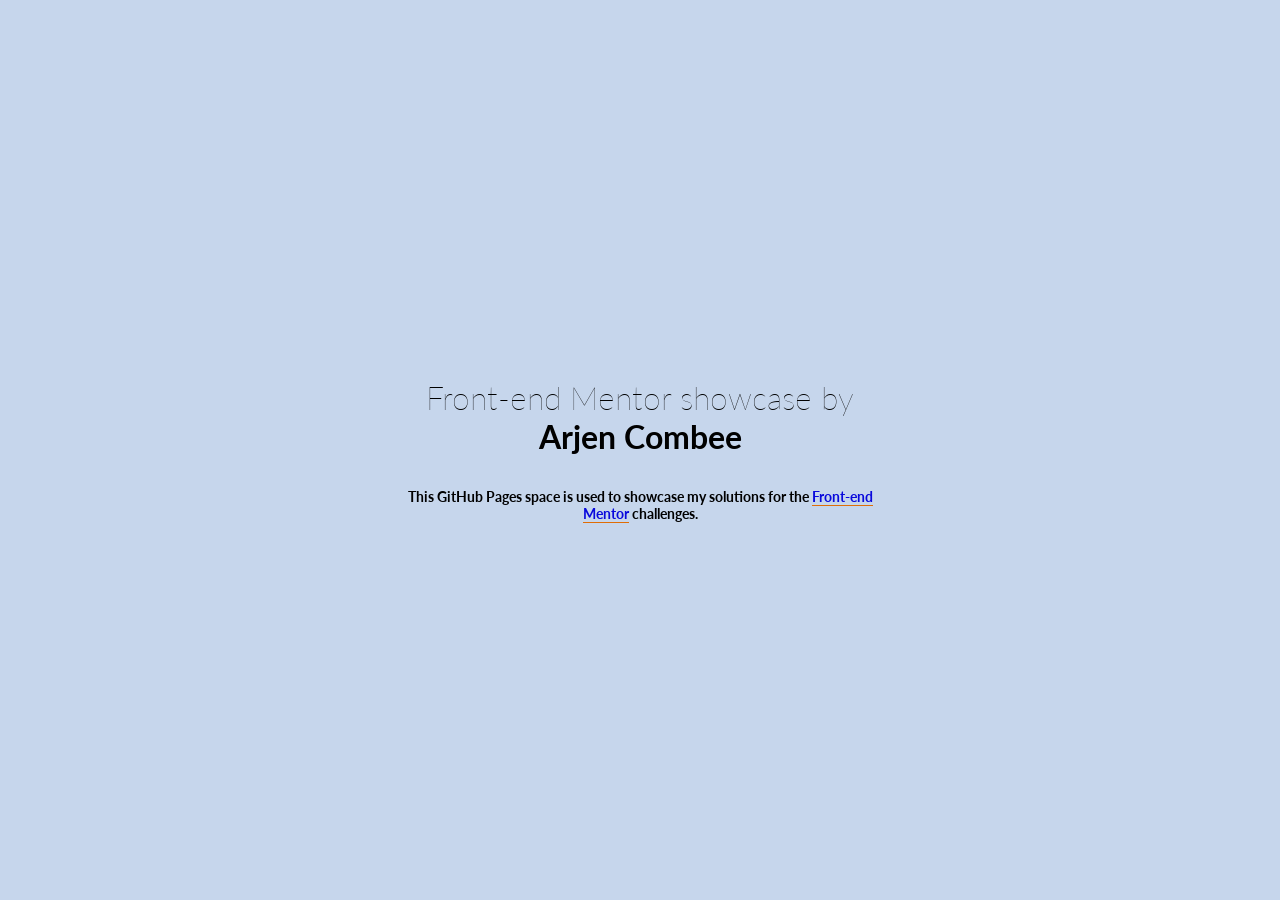
<file: index.html>
<!DOCTYPE html>
<html lang="en">
  <head>
    <meta charset="UTF-8" />
    <meta http-equiv="X-UA-Compatible" content="IE=edge" />

    <meta name="viewport" content="width=device-width, initial-scale=1.0" />
    <meta name="description" content="GitHub Pages - Showcase Front-end solutions by Arjen Combee" />
    <meta name="”robots”" content="index, follow" />
    <meta name="author" content="Arjen Combee" />

    <link rel="preconnect" href="https://fonts.googleapis.com" />
    <link rel="preconnect" href="https://fonts.gstatic.com" crossorigin />
    <link href="https://fonts.googleapis.com/css2?family=Lato:wght@100;700&display=swap" rel="stylesheet" />
    <title>GitHub Pages | Arjen Combee</title>
    <style>
      html {
        font-size: 100%;
        box-sizing: border-box;
      }
      *,
      *::after,
      *::before {
        box-sizing: inherit;
      }
      body {
        display: flex;
        flex-direction: column;
        justify-content: center;
        align-items: center;
        height: 100vh;
        background-color: hsl(214.7, 50%, 85%);
        margin: 0;
        padding: 0;
        font-family: "Lato", sans-serif;
        text-align: center;
      }
      h1,
      p {
        min-width: 10rem;
        width: 90%;
        max-width: 30rem;
      }
      h1 {
        margin: 0 auto;
        font-size: 1.6rem;
        font-weight: 100;
      }
      h1 span {
        font-size: 1.3rem;
        font-weight: 700;
      }
      p {
        margin: 2rem auto 0;
        font-size: 0.875rem;
        font-weight: 700;
      }
      a,
      a:visited,
      a:link,
      a:active {
        color: hsl(240, 92%, 45%);
        text-decoration: none;
        border-bottom: 1px solid #e06d06;
      }
      @media only screen and (min-width: 31em) {
        h1 {
          font-size: 2rem;
        }
        h1 span {
          font-size: 2rem;
        }
      }
    </style>
  </head>
  <body>
    <h1>Front-end Mentor showcase by <span>Arjen Combee</span></h1>
    <p>
      This GitHub Pages space is used to showcase my solutions for the
      <a href="https://www.frontendmentor.io/" target="_blank" rel="noreferrer">Front-end Mentor</a> challenges.
    </p>
  </body>
</html>
</file>
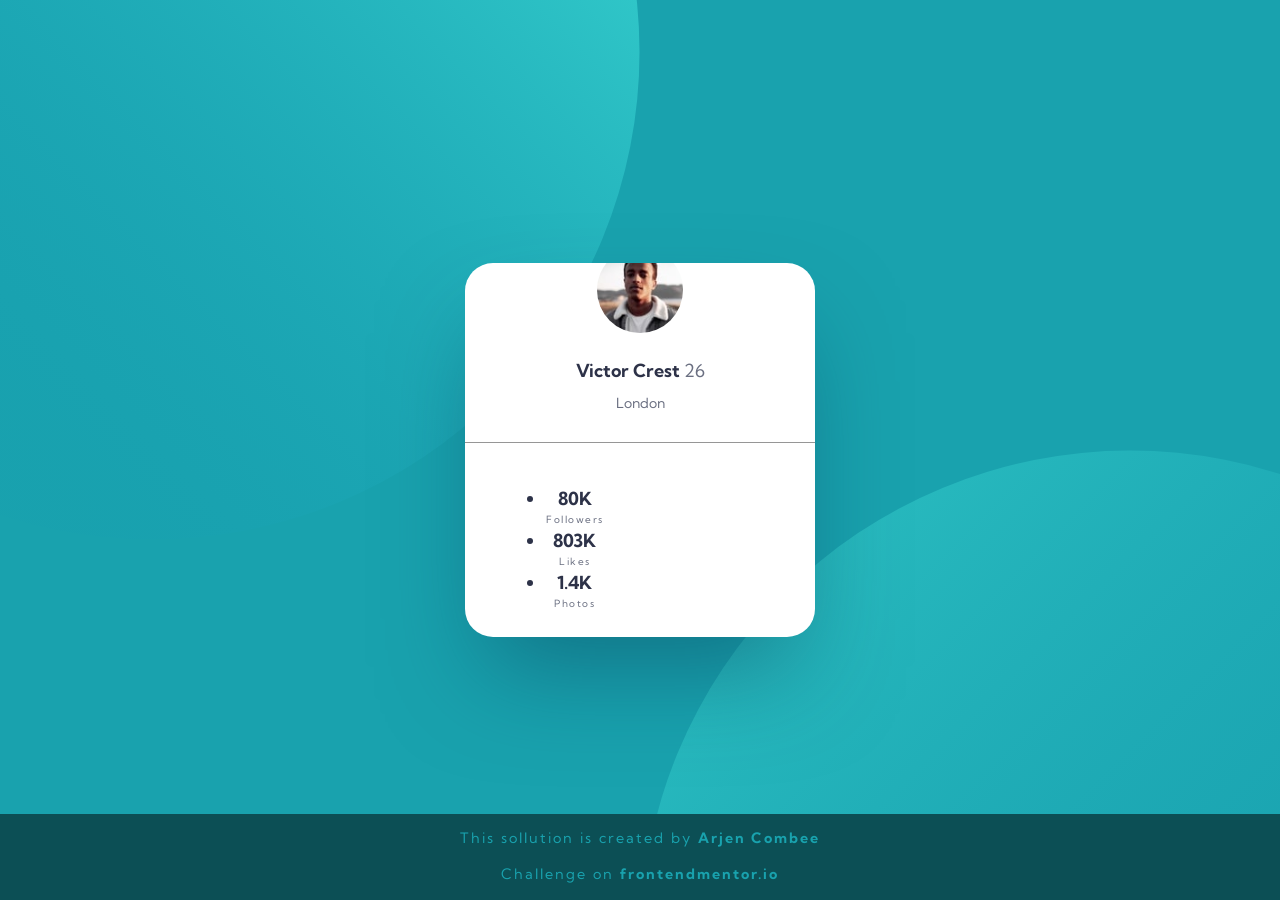
<file: fem/01_profile_card/index.html>
<!DOCTYPE html>
<html lang="en">
  <head>
    <meta charset="UTF-8" />
    <meta http-equiv="X-UA-Compatible" content="IE=edge" />
    <meta name="viewport" content="width=device-width, initial-scale=1.0" />

    <link rel="shortcut icon" href="favicon.ico" type="image/x-icon" />
    <link rel="preconnect" href="https://fonts.googleapis.com" />
    <link rel="preconnect" href="https://fonts.gstatic.com" crossorigin />
    <link href="https://fonts.googleapis.com/css2?family=Kumbh+Sans:wght@400;700&display=swap" rel="stylesheet" />
    <link rel="stylesheet" href="assets/styles/style.css" />
    <script src="assets/scripts/app.js"></script>

    <title>FEM Challenge | Profile Card Component</title>
  </head>
  <body>
    <div class="container">
      <article class="card">
        <div class="top">&nbsp;</div>
        <div class="profile">
          <img class="profile__photo" src="assets/images/image-victor.jpg" alt="Profile photo of Victor Crest" />
          <h1 class="profile__person">Victor Crest <span class="profile__age">26</span></h1>
          <p class="profile__location">London</p>
        </div>
        <div class="stats">
          <ul class="stats__list">
            <li class="stats__item">80K <span class="stats__label">Followers</span></li>
            <li class="stats__item">803K <span class="stats__label">Likes</span></li>
            <li class="stats__item">1.4K <span class="stats__label">Photos</span></li>
          </ul>
        </div>
      </article>
    </div>
    <footer class="footer">
      <p class="footer__body">
        This sollution is created by
        <a class="footer__link" href="https://arjencombee.nl/fem/01_profile_card/"> Arjen Combee </a>
      </p>
      <p class="footer__body">
        Challenge on
        <a class="footer__link" href="https://www.frontendmentor.io/challenges/profile-card-component-cfArpWshJ">
          frontendmentor.io
        </a>
      </p>
    </footer>
  </body>
</html>
</file>
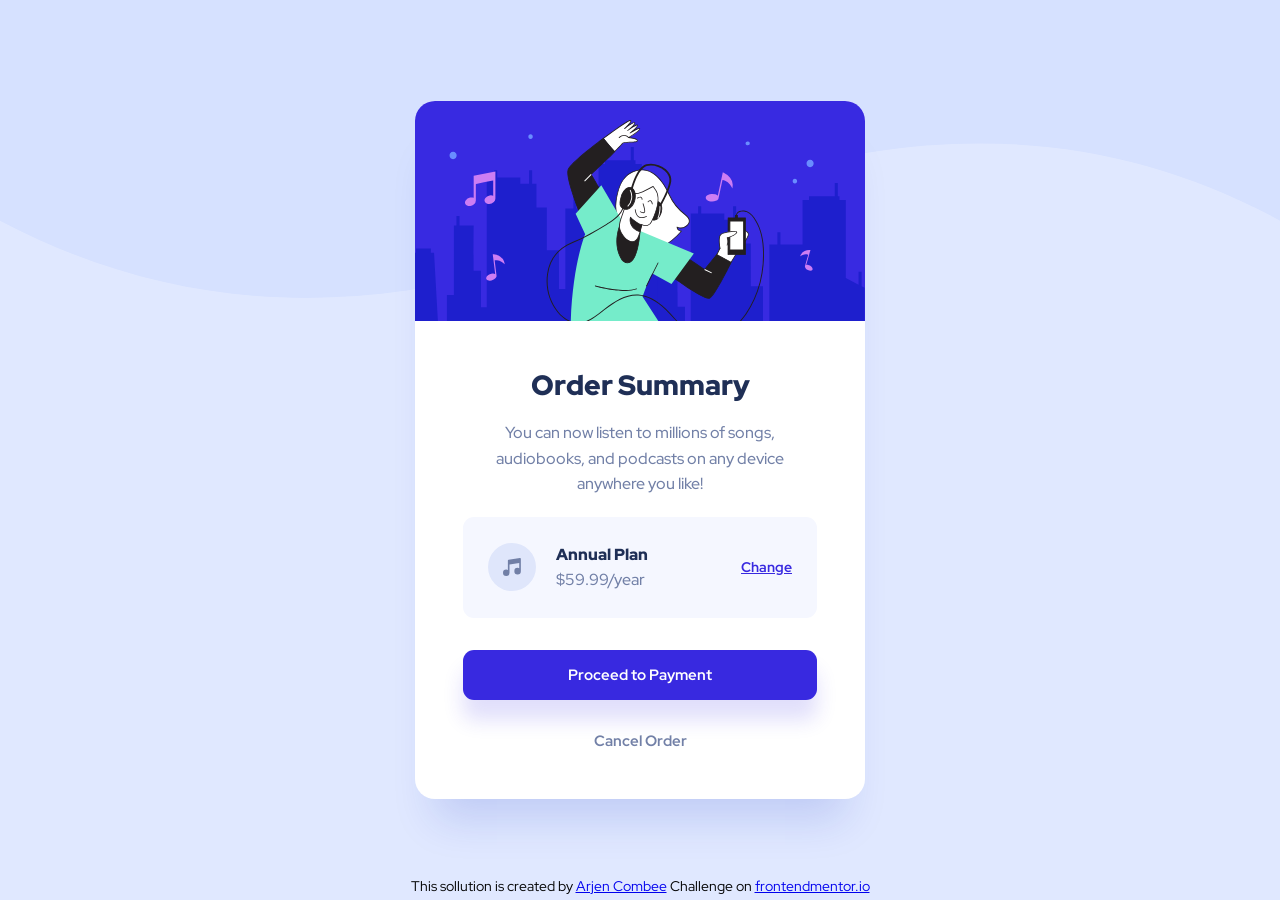
<file: fem/02_order_summary/index.html>
<!DOCTYPE html>
<html lang="en">
  <head>
    <meta charset="UTF-8" />
    <meta http-equiv="X-UA-Compatible" content="IE=edge" />
    <meta name="viewport" content="width=device-width, initial-scale=1.0" />

    <link rel="preconnect" href="https://fonts.googleapis.com" />
    <link rel="preconnect" href="https://fonts.gstatic.com" crossorigin />
    <link
      href="https://fonts.googleapis.com/css2?family=Red+Hat+Display:wght@500;700;900&display=swap"
      rel="stylesheet"
    />

    <link rel="shortcut icon" href="favicon.ico" type="image/x-icon" />
    <link rel="stylesheet" href="assets/styles/style.css" />
    <script src="assets/scripts/app.js"></script>

    <title>FEM Challenge | Order Summary Component</title>
  </head>
  <body>
    <div class="container">
      <article class="card">
        <div class="card__top-image">&nbsp;</div>
        <div class="card__header-box">
          <h1 class="card__title">Order Summary</h1>
          <p class="card__body">
            You can now listen to millions of songs, audiobooks, and podcasts on any device anywhere you like!
          </p>
        </div>
        <div class="card__price-box">
          <img class="price__icon" src="assets/images/icon-music.svg" alt="Music Icon" />
          <div class="subscription__container">
            <div class="subscription__title">Annual Plan</div>
            <div class="subscription__price">$59.99/year</div>
          </div>
          <button class="subscription__change-btn">Change</button>
        </div>
        <div class="cta-box">
          <a href="#" class="btn btn--full">Proceed to Payment</a>
          <a href="#" class="btn btn--outline">Cancel Order</a>
        </div>
      </article>
    </div>
    <footer class="footer">
      <p class="footer__body">
        This sollution is created by
        <a class="footer__link" href="https://arjencombee.nl/fem/02_order_summary/"> Arjen Combee </a>
      </p>
      <p class="footer__body">
        Challenge on
        <a class="footer__link" href="https://www.frontendmentor.io/challenges/order-summary-component-QlPmajDUj">
          frontendmentor.io
        </a>
      </p>
    </footer>
  </body>
</html>
</file>
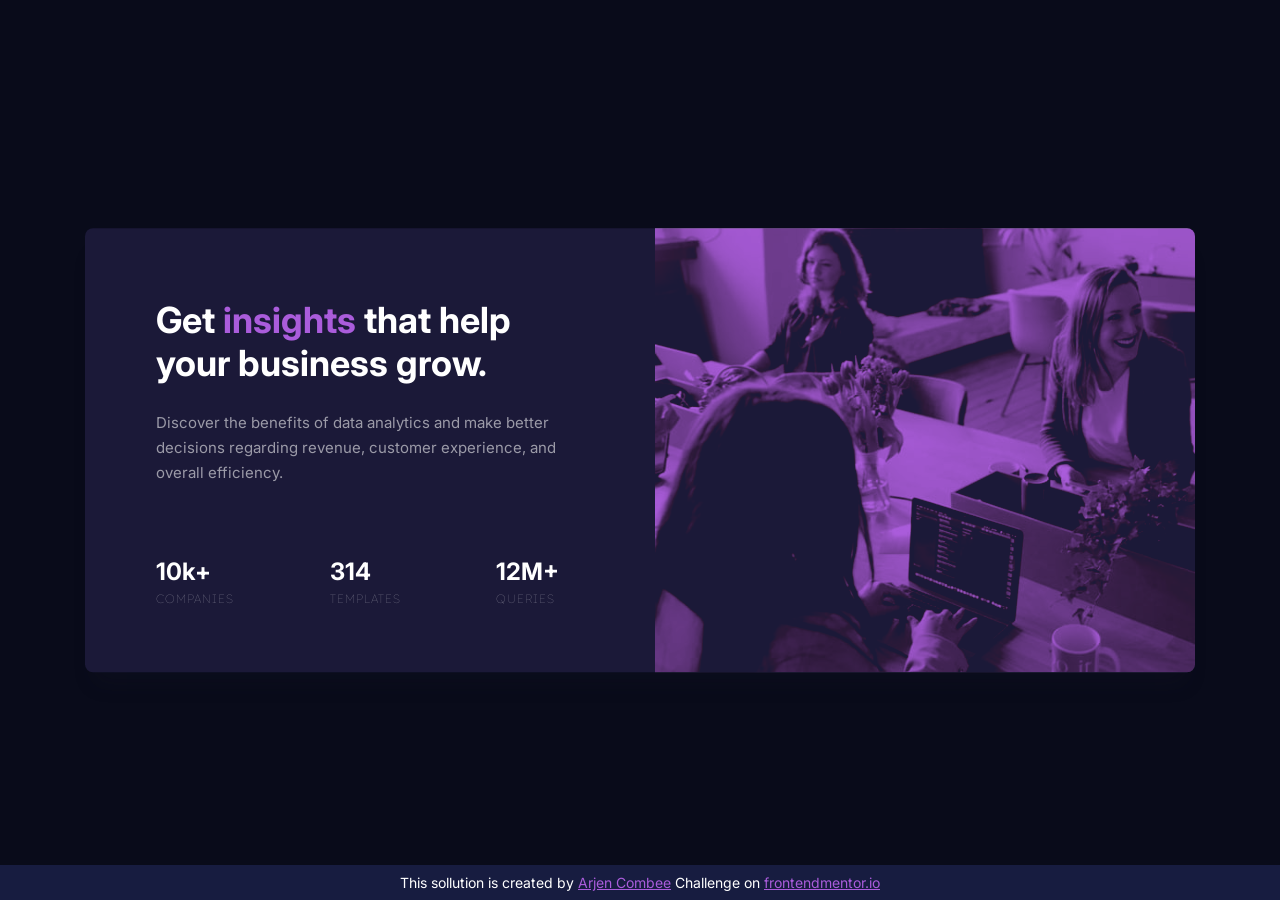
<file: fem/03_stats_preview/index.html>
<!DOCTYPE html>
<html lang="en">
  <head>
    <meta charset="UTF-8" />
    <meta http-equiv="X-UA-Compatible" content="IE=edge" />
    <meta name="viewport" content="width=device-width, initial-scale=1.0" />

    <link rel="preconnect" href="https://fonts.googleapis.com" />
    <link rel="preconnect" href="https://fonts.gstatic.com" crossorigin />
    <link
      href="https://fonts.googleapis.com/css2?family=Inter:wght@400;700&family=Lexend+Deca&display=swap"
      rel="stylesheet"
    />

    <link rel="shortcut icon" href="favicon.ico" type="image/x-icon" />
    <link rel="stylesheet" href="assets/styles/style.css" />
    <script src="assets/scripts/app.js"></script>

    <title>FEM Challenge | Stats preview card component</title>
  </head>
  <body>
    <main class="container">
      <article class="card">
        <div class="card__image"></div>
        <div class="card__container">
          <div class="card__header">
            <h1 class="card__header-title">
              Get <em class="card__header-title--mark">insights</em> that help your business grow.
            </h1>
            <p class="card__header-body">
              Discover the benefits of data analytics and make better decisions regarding revenue, customer experience,
              and overall efficiency.
            </p>
          </div>
          <div class="card_stats">
            <ul class="stats__list">
              <li class="stats__item">10k+<span class="stats__label">Companies</span></li>
              <li class="stats__item">314<span class="stats__label">Templates</span></li>
              <li class="stats__item">12M+<span class="stats__label">Queries</span></li>
            </ul>
          </div>
        </div>
      </article>
    </main>

    <footer class="footer">
      <p class="footer__body">
        This sollution is created by
        <a class="footer__link" href="https://arjencombee.nl/fem/03_stats_preview/"> Arjen Combee </a>
      </p>
      <p class="footer__body">
        Challenge on
        <a class="footer__link" href="https://www.frontendmentor.io/challenges/stats-preview-card-component-8JqbgoU62">
          frontendmentor.io
        </a>
      </p>
    </footer>
  </body>
</html>
</file>
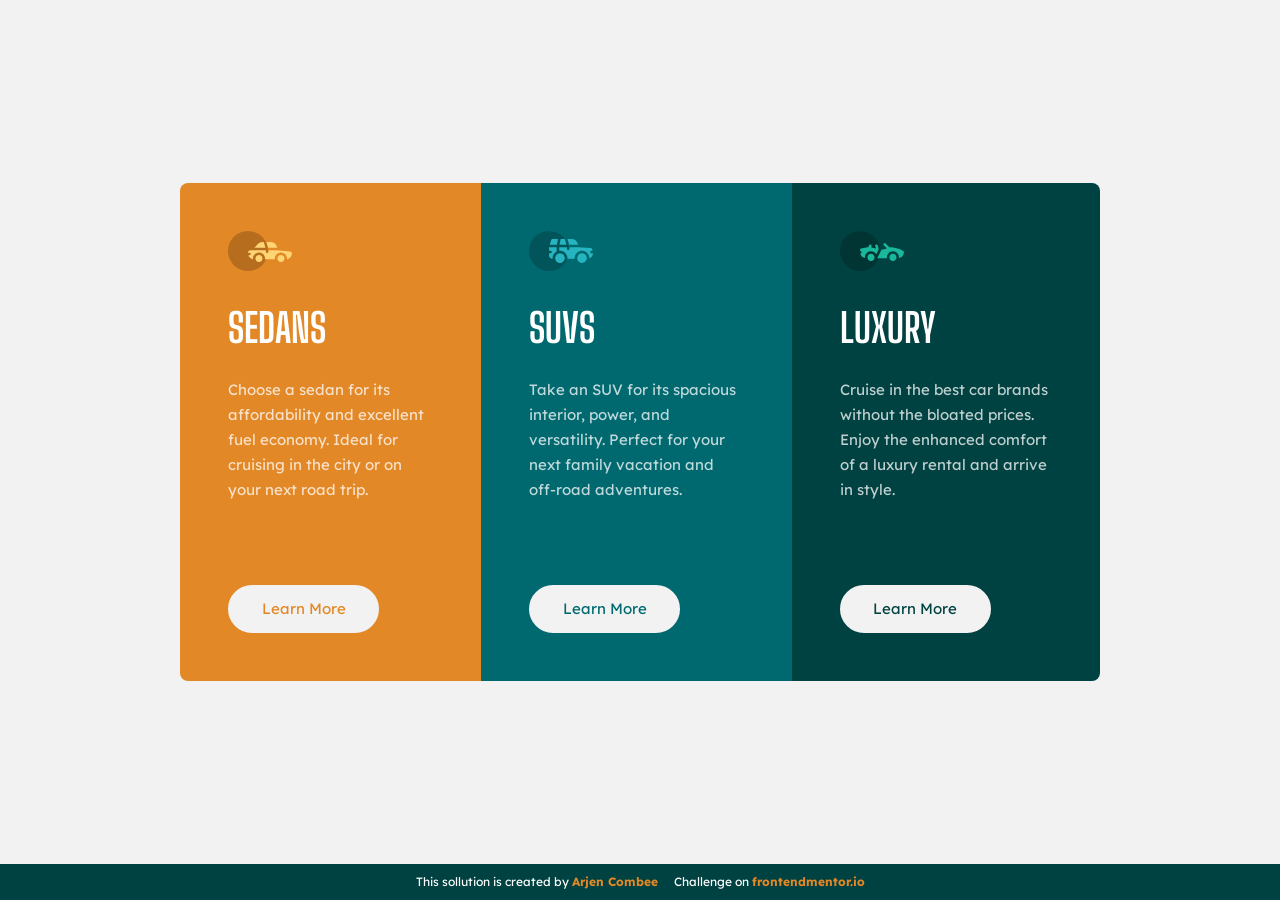
<file: fem/04_3column/index.html>
<!DOCTYPE html>
<html lang="en">
  <head>
    <meta charset="UTF-8" />
    <meta http-equiv="X-UA-Compatible" content="IE=edge" />
    <meta name="viewport" content="width=device-width, initial-scale=1.0" />

    <link rel="preconnect" href="https://fonts.googleapis.com" />
    <link rel="preconnect" href="https://fonts.gstatic.com" crossorigin />
    <link
      href="https://fonts.googleapis.com/css2?family=Big+Shoulders+Display:wght@700&family=Lexend+Deca&display=swap"
      rel="stylesheet"
    />

    <link rel="shortcut icon" href="favicon.ico" type="image/x-icon" />
    <link rel="stylesheet" href="assets/styles/style.css" />

    <title>FEM Challenge | 3 Column Preview Card</title>
  </head>
  <body>
    <div class="container">
      <main class="cards">
        <article class="card card--sedans">
          <svg class="card__icon card__icon--sedans" aria-hidden="true">
            <use href="assets/images/sprite.svg#icon-sedans"></use>
          </svg>
          <h2 class="card__type">Sedans</h2>
          <p class="card__body">
            Choose a sedan for its affordability and excellent fuel economy. Ideal for cruising in the city or on your
            next road trip.
          </p>
          <a href="#" class="btn btn--sedans">Learn More</a>
        </article>
        <article class="card card--suvs">
          <svg class="card__icon card__icon--suvs" aria-hidden="true">
            <use href="assets/images/sprite.svg#icon-suvs"></use>
          </svg>
          <h2 class="card__type">SUVs</h2>
          <p class="card__body">
            Take an SUV for its spacious interior, power, and versatility. Perfect for your next family vacation and
            off-road adventures.
          </p>
          <a href="#" class="btn btn--suvs">Learn More</a>
        </article>
        <article class="card card--luxury">
          <svg class="card__icon card__icon-luxury" aria-hidden="true">
            <use href="assets/images/sprite.svg#icon-luxury"></use>
          </svg>
          <h2 class="card__type">Luxury</h2>
          <p class="card__body">
            Cruise in the best car brands without the bloated prices. Enjoy the enhanced comfort of a luxury rental and
            arrive in style.
          </p>
          <a href="#" class="btn btn--luxury">Learn More</a>
        </article>
      </main>
    </div>

    <footer class="footer">
      <p class="footer__body">
        This sollution is created by
        <a class="footer__link" href="https://arjencombee.nl/fem/04_3column/"> Arjen Combee </a>
      </p>
      <p class="footer__body">
        Challenge on
        <a
          class="footer__link"
          href="https://www.frontendmentor.io/challenges/3column-preview-card-component-pH92eAR2-"
        >
          frontendmentor.io
        </a>
      </p>
    </footer>
  </body>
</html>
</file>
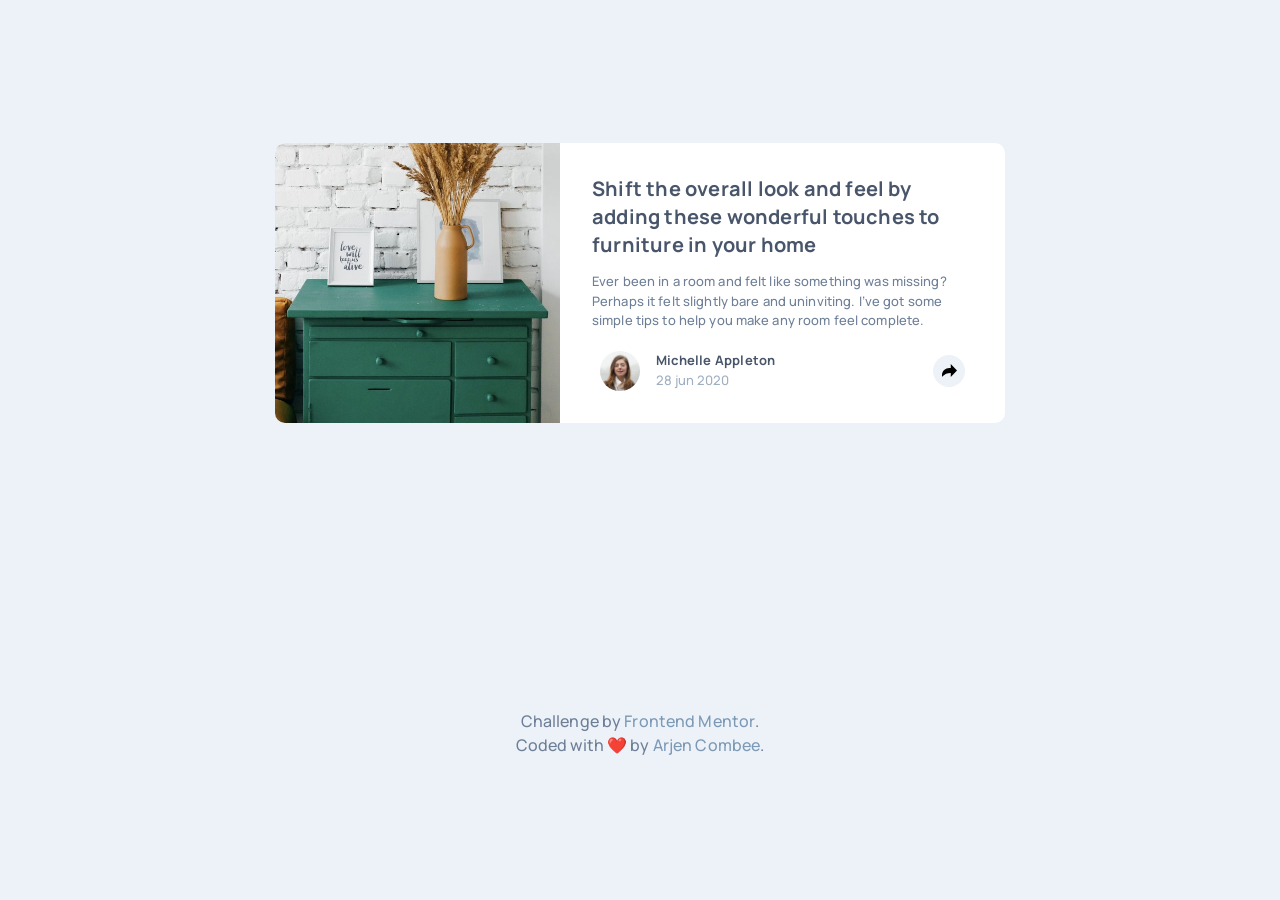
<file: fem/05_article_preview/index.html>
<!DOCTYPE html>
<html lang="en">
  <head>
    <meta charset="UTF-8" />
    <meta http-equiv="X-UA-Compatible" content="IE=edge" />
    <meta name="viewport" content="width=device-width, initial-scale=1.0" />
    <link rel="shortcut icon" href="assets/images/favicon.ico" type="image/x-icon" />
    <link href="https://fonts.googleapis.com/css2?family=Manrope:wght@500;700&display=swap" rel="stylesheet" />
    <link rel="stylesheet" href="assets/styles/main.css" />
    <script src="assets/scripts/app.js" defer></script>
    <title>FEM | Article Preview Component</title>
  </head>
  <body>
    <article class="card">
      <aside class="card__figure">
        <img class="card-image" src="assets/images/drawers.jpg" alt="" />
      </aside>
      <main class="[ card__content ] [ flow ]">
        <h2 class="content-heading">
          Shift the overall look and feel by adding these wonderful touches to furniture in your home
        </h2>
        <p class="content-copy">
          Ever been in a room and felt like something was missing? Perhaps it felt slightly bare and uninviting. I’ve
          got some simple tips to help you make any room feel complete.
        </p>
      </main>
      <footer class="card__footer">
        <div class="publisher">
          <img class="[ avatar ] [ radius-50 sq-40px ]" src="assets/images/avatar-michelle.jpg" alt="" />
          <div class="author">
            <h3 class="author-name">Michelle Appleton</h3>
            <time class="publish-date" datetime="2020-06-28">28 jun 2020</time>
          </div>
        </div>

        <section class="share">
          <button class="btn radius-50 sq-32px" id="share-button" data-style="light">
            <svg class="btn-icon sq-15px">
              <use href="#icon-share"></use>
            </svg>
          </button>
          <nav class="socials" id="socials" data-state="close">
            <p class="label">Share</p>
            <a class="socials-link" href="https://facebook.com" target="_blank">
              <svg class="socials-icon sq-20px">
                <use href="#icon-facebook"></use>
              </svg>
            </a>
            <a class="socials-link" href="https://twitter.com" target="_blank">
              <svg class="socials-icon sq-20px">
                <use href="#icon-twitter"></use>
              </svg>
            </a>
            <a class="socials-link" href="https://pinterest.com" target="_blank">
              <svg class="socials-icon sq-20px">
                <use href="#icon-pinterest"></use>
              </svg>
            </a>
          </nav>
        </section>
      </footer>
    </article>
    <div class="fem">
      <p>
        Challenge by
        <a
          class="kp-fancy"
          href="https://www.frontendmentor.io/challenges/article-preview-component-dYBN_pYFT"
          target="_blank"
          >Frontend Mentor</a
        >.
      </p>
      <p>Coded with ❤️ by <a class="kp-fancy" href="https://arjencombee.nl" target="_blank">Arjen Combee</a>.</p>
    </div>
    <div class="sprite" id="sprite">
      <?xml version="1.0" encoding="utf-8"?>
      <svg xmlns="http://www.w3.org/2000/svg">
        <symbol id="icon-facebook" viewBox="0 0 20 20">
          <path
            d="M18.896 0H1.104C.494 0 0 .494 0 1.104v17.793C0 19.506.494 20 1.104 20h9.58v-7.745H8.076V9.237h2.606V7.01c0-2.583 1.578-3.99 3.883-3.99 1.104 0 2.052.082 2.329.119v2.7h-1.598c-1.254 0-1.496.597-1.496 1.47v1.928h2.989l-.39 3.018h-2.6V20h5.098c.608 0 1.102-.494 1.102-1.104V1.104A1.102 1.102 0 0018.896 0z"
          />
        </symbol>
        <symbol id="icon-pinterest" viewBox="0 0 20 20">
          <path
            d="M10 0C4.478 0 0 4.477 0 10c0 4.237 2.636 7.855 6.356 9.312-.088-.791-.167-2.005.035-2.868.182-.78 1.172-4.97 1.172-4.97s-.299-.6-.299-1.486c0-1.39.806-2.428 1.81-2.428.852 0 1.264.64 1.264 1.408 0 .858-.545 2.14-.828 3.33-.236.995.5 1.807 1.48 1.807 1.778 0 3.144-1.874 3.144-4.58 0-2.393-1.72-4.068-4.177-4.068-2.845 0-4.515 2.135-4.515 4.34 0 .859.331 1.781.745 2.281a.3.3 0 01.069.288l-.278 1.133c-.044.183-.145.223-.335.134-1.249-.581-2.03-2.407-2.03-3.874 0-3.154 2.292-6.052 6.608-6.052 3.469 0 6.165 2.473 6.165 5.776 0 3.447-2.173 6.22-5.19 6.22-1.013 0-1.965-.525-2.291-1.148l-.623 2.378c-.226.869-.835 1.958-1.244 2.621.937.29 1.931.446 2.962.446 5.522 0 10-4.477 10-10S15.522 0 10 0z"
          />
        </symbol>
        <symbol id="icon-share" viewBox="0 0 15 13">
          <path
            d="M15 6.495L8.766.014V3.88H7.441C3.33 3.88 0 7.039 0 10.936v2.049l.589-.612C2.59 10.294 5.422 9.11 8.39 9.11h.375v3.867L15 6.495z"
          />
        </symbol>
        <symbol id="icon-twitter" viewBox="0 0 20 17">
          <path
            d="M20 2.172a8.192 8.192 0 01-2.357.646 4.11 4.11 0 001.804-2.27 8.22 8.22 0 01-2.605.996A4.096 4.096 0 0013.847.248c-2.65 0-4.596 2.472-3.998 5.037A11.648 11.648 0 011.392 1a4.109 4.109 0 001.27 5.478 4.086 4.086 0 01-1.858-.513c-.045 1.9 1.318 3.679 3.291 4.075a4.113 4.113 0 01-1.853.07 4.106 4.106 0 003.833 2.849A8.25 8.25 0 010 14.658a11.616 11.616 0 006.29 1.843c7.618 0 11.922-6.434 11.663-12.205A8.354 8.354 0 0020 2.172z"
          />
        </symbol>
      </svg>
    </div>
  </body>
</html>
</file>
<file: fem/01_profile_card/assets/styles/style.css>
:root {
  --color-primair-dark-cyan: hsl(185, 75%, 39%);
  --color-primair-dark-blue: hsl(229, 23%, 23%);
  --color-primair-dark-greyblue: hsl(227, 10%, 46%);
  --color-secondary-dark-gray: hsl(0, 0%, 59%);
  --color-shadow: rgba(8, 70, 94, 0.54);
}
html {
  box-sizing: border-box;
}
*,
*::before,
*::after {
  box-sizing: inherit;
}

body {
  display: flex;
  justify-content: center;
  align-items: center;
  margin: 0;
  padding: 0;
  min-height: 100vh;
  font-family: "Kumbh Sans", sans-serif;
  font-size: 1.125rem; /* 18px */
  font-weight: 400;
  line-height: 1.5;
  color: var(--color-primair-dark-blue);
  background-image: url("../images/bg-pattern-top.svg"), url("../images/bg-pattern-bottom.svg");
  background-repeat: no-repeat, no-repeat;
  /* background-size: contain; */
  background-position: right 50vw bottom 40vh, left 50vw top 50vh;
  background-color: var(--color-primair-dark-cyan);
}

img {
  display: block;
  width: 100%;
  height: auto;
  background-color: #fff;
}

.card {
  display: flex;
  flex-direction: column;
  justify-content: space-between;
  background-color: #fff;
  width: 20.375rem;
  height: 23.375rem;
  border-radius: 1.75rem;
  overflow: hidden;
  box-shadow: 0 4px 4px 0 rgba(0, 0, 0, 0.25);
}
.profile {
  position: relative;
  margin: 0 auto;
  line-height: 1;
  text-align: center;
}
.profile__background {
  width: 100%;
  height: 8.75rem;
}
.profile__photo {
  position: absolute;
  left: 50%;
  width: 6rem;
  height: 6rem;
  border: 5px solid #fff;
  border-radius: 50%;
  transform: translate(-50%, -50%);
}

.profile__person {
  margin: 4.5rem 0 1rem;
  font-size: 1.125rem;
  font-weight: 700;
}
.profile__age {
  color: var(--color-primair-dark-greyblue);
  font-weight: 400;
}
.profile__location {
  font-size: 0.875rem;
  color: var(--color-primair-dark-greyblue);
  margin-bottom: 2rem;
}
.stats {
  display: flex;
  align-items: center;
  padding: 1.5rem 2.5625rem;
  font-weight: 700;
  text-align: center;
  border-top: 1px solid var(--color-secondary-dark-gray);
}
.stats > div {
  display: inline-block;
  height: 2.5rem;
  flex: 0 0 calc(100% / 3);
}
.stats__label {
  display: block;
  color: var(--color-primair-dark-greyblue);
  font-size: 0.625rem;
  font-weight: 400;
  letter-spacing: 1.5px;
}

.footer {
  position: fixed;
  left: 0;
  bottom: 0;
  width: 100%;
  background-color: hsl(185, 75%, 19%);
  color: hsl(185, 75%, 39%);
  font-size: 0.9rem;
  letter-spacing: 2px;
  text-align: center;
}

.footer a,
.footer a:link {
  display: inline-block;
  color: var(--color-primair-dark-cyan);
  font-weight: 700;
  text-decoration: none;
  transition: all 0.2s ease-in-out;
}
.footer a:hover {
  color: #20e889;
  transform: translateY(-2px);
}
@media screen and (min-width: 55rem) {
  .card {
    width: 21.875rem;
    box-shadow: 0 50px 100px -20px rgba(8, 70, 94, 50.48%);
  }
}
</file>
<file: fem/02_order_summary/assets/styles/style.css>
:root {
  --color-primary-blue-100: hsl(225, 100%, 94%);
  --color-primary-blue-200: hsl(245, 75%, 52%);
  --color-neutral-blue-100: hsl(228, 100%, 98%);
  --color-neutral-blue-200: rgb(114, 128, 167);
  --color-neutral-blue-300: rgb(31, 47, 86);
}
html {
  box-sizing: border-box;
}
*,
*::before,
*::after {
  box-sizing: inherit;
  margin: 0;
  padding: 0;
}
body {
  display: flex;
  flex-direction: column;
  justify-content: center;
  align-items: center;
  font-family: "Red Hat Display", sans-serif;
  background: url("../images/pattern-background-mobile.svg") no-repeat;
  background-size: 640px 194px;
  background-position: center top;
  background-color: var(--color-primary-blue-100);
  min-height: 100vh;
}
.card {
  display: grid;
  grid-template-columns: 20.4375rem;
  grid-template-rows: 10rem repeat(3, min-content);
  min-width: 0.4375rem;
  background-color: #fff;
  border-radius: 1.25rem;
  overflow: hidden;
  box-shadow: 0 40px 40px -20px rgba(13, 48, 189, 15.18%);
}
.card__top-image {
  background-image: url("../images/illustration-hero.svg");
  background-size: cover;
}
.card__header-box {
  margin: 2rem 0 0;
  padding: 0 2rem;
  text-align: center;
}
.card__title {
  margin-bottom: 1rem;
  color: var(--color-neutral-blue-300);
  font-size: 1.375rem;
  font-weight: 900;
}
.card__body {
  color: var(--color-neutral-blue-200);
  font-size: 0.9375rem;
  font-weight: 500;
  line-height: 1.6;
}
.card__price-box {
  display: flex;
  align-items: center;
  margin: 1.5rem;
  padding: 1rem;
  font-size: 0.875rem;
  background-color: var(--color-neutral-blue-100);
  border-radius: 0.6875rem;
}
.subscription__container {
  margin-left: 1.25rem;
  margin-right: auto;
}
.subscription__title {
  color: var(--color-neutral-blue-300);
  font-weight: 900;
}
.subscription__price {
  color: var(--color-neutral-blue-200);
  font-weight: 500;
}
.subscription__change-btn {
  background: transparent;
  font-family: inherit;
  color: var(--color-primary-blue-200);
  font-size: 0.8125rem;
  font-weight: 700;
  text-decoration: underline;
  border: none;
}
.cta-box {
  margin: 0 1.5rem;
}
.btn:link,
.btn:visited {
  display: block;
  width: 100%;
  padding: 0.9375rem 4rem;
  font-size: 0.9375rem;
  font-weight: 700;
  text-align: center;
  text-decoration: none;
}
.btn--outline {
  color: var(--color-neutral-blue-200);
  margin-bottom: 1.0625rem;
}
.btn--full {
  color: #fff;
  background-color: var(--color-primary-blue-200);
  box-shadow: 0 20px 20px 0 rgba(56, 42, 225, 15%);
  border-radius: 0.6875rem;
  margin-bottom: 0.5625rem;
}

@media screen and (min-width: 40rem) {
  body {
    background: url("../images/pattern-background-desktop.svg") no-repeat;
    background-size: 100%;
    background-position: left -10vh;
    background-color: var(--color-primary-blue-100);
  }
  .card {
    grid-template-columns: 28.125rem;
    grid-template-rows: 13.75rem repeat(3, min-content);
  }
  .card__header-box {
    margin: 2.8125rem 0 1.25rem;
    padding: 0 3rem;
    text-align: center;
  }
  .card__title {
    margin-bottom: 1rem;
    font-size: 1.75rem;
  }
  .card__body {
    font-size: 1rem;
  }
  .card__price-box {
    display: flex;
    align-items: center;
    margin: 0 3rem 2rem;
    padding: 1.5625rem;
    font-size: 1rem;
  }
  .btn {
    transition: all 100ms ease-in-out;
  }
  .subscription__container {
    margin-left: 1.25rem;
    margin-right: auto;
    line-height: 1.6;
  }
  .subscription__change-btn {
    font-size: 0.875rem;
    transition: all 100ms ease-in-out;
  }
  .subscription__change-btn:hover,
  .subscription__change-btn:focus {
    cursor: pointer;
    color: #766cf1;
    text-decoration: none;
  }
  .subscription__change-btn:active,
  .btn--outline:active,
  .btn--full:active {
    transform: translateY(3px);
  }
  .cta-box {
    margin: 0 3rem;
  }
  .btn--outline {
    margin-bottom: 2.0625rem;
  }
  .btn--full {
    margin-bottom: 1rem;
  }
  .btn--full:hover,
  .btn--full:focus {
    cursor: pointer;
    background-color: #766cf1;
  }
}
.footer {
  position: fixed;
  width: 100%;
  bottom: 0;
  padding: 0.25rem 0;
  text-align: center;
}
.footer__body {
  display: inline-block;
  margin: 0;
  padding: 0;
  font-size: 0.875rem;
}
</file>
<file: fem/03_stats_preview/assets/styles/style.css>
:root {
  --color-p-background-main: hsl(233, 47%, 7%);
  --color-p-background-card: hsl(244, 38%, 16%);
  --color-p-accent: rgb(170, 92, 219);

  --color-n-main-heading: hsl(0, 0%, 100%);
  --color-n-main-text: hsla(0, 0%, 100%, 0.75);
  --color-n-stats: hsla(0, 0%, 100%, 0.6);

  --font-normal: "Inter", sans-serif;
  --font-accent: "Lexend Deca", sans-serif;
}
html {
  box-sizing: border-box;
}
*,
*::before,
*::after {
  box-sizing: inherit;
  margin: 0;
  padding: 0;
}
body {
  min-height: 100vh;
  min-width: 23rem;
  color: #fff;
  background-color: var(--color-p-background-main);
  font-family: var(--font-normal);
  font-size: 0.9375rem;
}
.container {
  display: grid;
  grid-template-columns: 20.4375rem;
  grid-template-rows: min-content;
  justify-content: center;
  align-self: center;
  margin: 2rem 0;
}

.card {
  display: grid;
  grid-template-columns: 1fr;
  grid-template-rows: 15rem repeat(2, min-content);
  width: 100%;
  background-color: var(--color-p-background-card);
  border-radius: 0.5rem;
  overflow: hidden;
  box-shadow: 0 20px 20px -10px rgba(23, 25, 41, 20%);
}
.card__image {
  background-image: url("../images/image-header-mobile.jpg");
  background-color: hsla(277, 64%, 61%, 1);
  mix-blend-mode: lighten;
  background-blend-mode: multiply;
  background-size: cover;
}
.card__container {
  padding: 2.5rem 2rem 2rem;
}
.card__header {
  text-align: center;
}
.card__header-title {
  color: #fff;
  font-size: 1.75rem;
  font-weight: 700;
  line-height: 1.15;
}
.card__header-title--mark {
  color: var(--color-p-accent);
  font-style: normal;
}
.card__header-body {
  margin: 1rem 0 2.5rem;
  color: var(--color-n-main-text);
  font-size: 0.9375rem;
  line-height: 1.667;
  opacity: 75%;
}
.stats__list {
  list-style: none;
}
.stats__item,
.stats__label {
  display: block;
  text-align: center;
}
.stats__item {
  font-size: 1.5rem;
  font-weight: 700;
}
.stats__item:not(:last-child) {
  margin-bottom: 1.5rem;
}
.stats__label {
  color: var(--color-n-main-text);
  font-family: var(--font-accent);
  font-size: 0.75rem;
  font-weight: 100;
  line-height: 2.1;
  letter-spacing: 1px;
  text-transform: uppercase;
  opacity: 60%;
}
.footer {
  width: 100%;
  margin-top: 2rem;
  padding: 0.5rem 0;
  background-color: hsl(233, 47%, 17%);
  text-align: center;
}
.footer__body {
  display: inline-block;
  margin: 0;
  padding: 0;
  font-size: 0.875rem;
}
.footer__body a {
  color: var(--color-p-accent);
}
@media screen and (min-width: 70rem) {
  body {
    position: relative;
  }
  .container {
    position: absolute;
    top: 50%;
    left: 50%;
    transform: translate(-50%, -50%);
    display: block;
    margin: 0;
  }
  .card {
    margin: 0;
    display: grid;
    grid-template-columns: 35.625rem 33.75rem;
    grid-template-rows: repeat(2, min-content);
  }
  .card__image {
    grid-row: 1 / -1;
    grid-column: 2 / -1;
  }
  .card__container {
    padding: 4.4375rem 6rem 3.75rem 4.4375rem;
  }
  .card__header {
    text-align: left;
  }
  .card__header-title {
    font-size: 2.25rem;
    line-height: 1.2;
  }
  .card__header-body {
    margin: 1.5625rem 0 4.5rem;
  }
  .stats__list {
    display: flex;
    margin: 0;
    padding: 0;
    justify-content: space-between;
  }
  .stats__item,
  .stats__label {
    text-align: left;
  }
  .stats__item:not(:last-child) {
    margin: 0;
  }
  .footer {
    position: absolute;
    bottom: 0;
  }
}
</file>
<file: fem/04_3column/assets/styles/style.css>
:root {
  --color-p-organge-100: hsl(31, 77%, 52%);
  --color-p-cyan-100: hsl(184, 100%, 22%);
  --color-p-cyan-700: hsl(179, 100%, 13%);

  --color-n-white-100: hsla(0, 0%, 100%, 0.75); /* paragraphs */
  --color-n-gray-100: hsl(0, 0%, 95%); /* background, headings, buttons */

  --font-heading: "Big Shoulders Display", cursive;
  --font-normal: "Lexend Deca", sans-serif;
}

html {
  box-sizing: border-box;
}
*,
*::before,
*::after {
  box-sizing: inherit;
  margin: 0;
  padding: 0;
}
body {
  display: grid;
  grid-template-rows: 1fr min-content;
  min-width: 20.4375rem;
  min-height: 100vh;
  background-color: var(--color-n-gray-100);
  font-family: var(--font-normal);
  font-size: 0.9375rem;
  line-height: 1;
}
.container {
  display: flex;
  justify-content: center;
  align-items: center;
  padding: 2rem;
}
.cards {
  max-width: 20.4375rem;
}
.card {
  padding: 3rem;
  overflow: hidden;
}
.card__type {
  color: #fff;
  font-family: var(--font-heading);
  font-size: 2.5rem;
  font-weight: 700;

  text-transform: uppercase;
}
.card__body {
  margin: 1.8rem 0 1.6rem 0;
  color: var(--color-n-white-100);
  font-size: 0.9375rem;
  line-height: 1.667;
}
.card__icon {
  width: 4rem;
  height: 2.5rem;
  margin-bottom: 2.1875rem;
}
.card--sedans {
  background-color: var(--color-p-organge-100);
  border-top-left-radius: 0.5rem;
  border-top-right-radius: 0.5rem;
}
.card--suvs {
  background-color: var(--color-p-cyan-100);
}
.card--luxury {
  background-color: var(--color-p-cyan-700);
  border-bottom-left-radius: 0.5rem;
  border-bottom-right-radius: 0.5rem;
}
.btn,
.btn:link,
.btn:visited {
  display: inline-block;
  padding: 0.9rem 1.96875rem;
  background-color: var(--color-n-gray-100);
  border: 2px solid var(--color-n-gray-100);
  border-radius: 100rem;
  text-decoration: none;
  transition: all 150ms ease-in-out;
}
.btn:hover,
.btn:active,
.btn:focus {
  cursor: pointer;
  color: #fff;
  background-color: transparent;
  outline: none;
}
.btn:active {
  transform: translateY(2px);
}
.btn--sedans {
  color: var(--color-p-organge-100);
}
.btn--suvs {
  color: var(--color-p-cyan-100);
}
.btn--luxury {
  color: var(--color-p-cyan-700);
}
.footer {
  display: flex;
  flex-direction: column;
  justify-content: center;
  align-items: center;
  gap: 0.25rem 0;
  padding: 0.5rem 0;
  font-size: 0.75rem;
  color: #fff;
  background-color: var(--color-p-cyan-700);
}
.footer__link,
.footer__link:link,
.footer__link:visited {
  color: var(--color-p-organge-100);
  font-weight: 700;
  text-decoration: none;
}
.footer__link:hover,
.footer__link:active,
.footer__link:focus {
  border-bottom: 3px solid var(--color-p-organge-100);
  outline: none;
}

@media screen and (min-width: 70rem) {
  .cards {
    display: flex;
    max-width: 57.5rem;
  }
  .card__body {
    margin-bottom: 5.1875rem;
  }
  .card--sedans {
    border-top-left-radius: 0.5rem;
    border-bottom-left-radius: 0.5rem;
    border-top-right-radius: 0;
  }
  .card--luxury {
    border-bottom-left-radius: 0;
    border-top-right-radius: 0.5rem;
    border-bottom-right-radius: 0.5rem;
  }
  .footer {
    flex-direction: row;
    gap: 0 1rem;
    padding: 0.75rem 0;
  }
}
</file>
<file: fem/05_article_preview/assets/styles/main.css>
#sprite {
  display: none;
}

html {
  -webkit-box-sizing: border-box;
          box-sizing: border-box;
  font-size: 100%;
  scroll-behavior: smooth;
}

*,
*::after,
*::before {
  -webkit-box-sizing: inherit;
          box-sizing: inherit;
  font: inherit;
  margin: 0;
  padding: 0;
}

body {
  line-height: 1.5;
  min-height: 100vh;
  text-rendering: optimizeSpeed;
}

p,
h1,
h2,
h3,
h4 {
  overflow-wrap: break-word;
}

h1,
h2,
h3 {
  line-height: 1.1;
}

img,
picture {
  display: block;
  max-width: 100%;
}

a,
a:visited,
a:active {
  text-decoration: none;
}

ul[role=list],
ol[role=list] {
  list-style: none;
}

button {
  border: 0;
  outline: 0;
}

@media (prefers-reduced-motion: reduce) {
  html:focus-within {
    scroll-behavior: auto;
  }
  *,
*::before,
*::after {
    -webkit-animation-duration: 0.01ms !important;
    -webkit-animation-iteration-count: 1 !important;
    -webkit-transition-duration: 0.01ms !important;
         -o-transition-duration: 0.01ms !important;
            animation-duration: 0.01ms !important;
            animation-iteration-count: 1 !important;
    scroll-behavior: auto !important;
            transition-duration: 0.01ms !important;
  }
}
:root {
  --clr-100: hsl(210, 46%, 95%);
  --clr-200: hsl(212, 23%, 69%);
  --clr-300: hsl(214, 17%, 51%);
  --clr-400: hsl(217, 19%, 35%);
  --fs-text: 13px;
  --fs-heading: 16px;
  --fw-normal: 500;
  --fw-bold: 700;
  --ff-site: "Manrope", sans-serif;
  --shadow-1: 0px 40px 40px -10px hsla(210, 29%, 84%, 0.5);
}

body {
  background-color: var(--clr-100);
  color: var(--clr-300);
  display: grid;
  font-family: var(--ff-site);
  font-size: var(--fs-text);
  font-weight: var(--fw-normal);
  place-items: center;
}

h2 {
  font-size: var(--fs-heading);
}

h2,
h3 {
  color: var(--clr-400);
  font-weight: var(--fw-bold);
  letter-spacing: 0.2px;
  line-height: 1.5;
}

p {
  letter-spacing: 0.12px;
}

time {
  color: var(--clr-200);
}

.flow > :where(:not(:first-child)) {
  margin-top: var(--flow-content, 1em);
}

.publisher {
  -webkit-box-align: center;
      -ms-flex-align: center;
          align-items: center;
  display: -webkit-box;
  display: -ms-flexbox;
  display: flex;
}

@media only screen and (min-width: 50em) {
  .share {
    position: relative;
  }
}

.btn {
  -webkit-box-align: center;
      -ms-flex-align: center;
  -webkit-box-pack: center;
      -ms-flex-pack: center;
          align-items: center;
  background-color: var(--clr-100);
  display: -webkit-box;
  display: -ms-flexbox;
  display: flex;
          justify-content: center;
  position: relative;
  z-index: 10;
}

.socials {
  background-color: var(--clr-400);
  border-radius: 0 0 10px 10px;
  height: 100%;
  left: 0;
  padding: 0 32px;
  position: absolute;
  top: 0;
  width: 100%;
}
.socials[data-state=close] {
  -webkit-transform: scale(0);
      -ms-transform: scale(0);
  display: none;
          transform: scale(0);
}
.socials[data-state=open] {
  -webkit-box-align: center;
      -ms-flex-align: center;
          align-items: center;
  display: -webkit-box;
  display: -ms-flexbox;
  display: flex;
}
@media only screen and (min-width: 50em) {
  .socials {
    -webkit-transform: translateX(-50%);
        -ms-transform: translateX(-50%);
    border-radius: 10px;
    height: unset;
    left: 50%;
    padding: 18px 36px;
    top: calc(-100% - 55px);
            transform: translateX(-50%);
    width: unset;
  }
  .socials::after {
    -webkit-transform: translateX(-50%);
        -ms-transform: translateX(-50%);
    border-left: 20px solid transparent;
    border-right: 20px solid transparent;
    border-top: 20px solid var(--clr-400);
    content: "";
    height: 0;
    left: 50%;
    position: absolute;
    top: 95%;
            transform: translateX(-50%);
    width: 0;
  }
}
.socials-link {
  fill: var(--white, #fff);
  display: inline-block;
  line-height: 0;
}
.socials-link:where(:not(:last-child)) {
  margin-right: 16px;
}
.socials .label {
  color: var(--clr-200);
  letter-spacing: 5px;
  margin-right: 22px;
  text-transform: uppercase;
}

.avatar {
  margin-right: 16px;
}

.mt-36 {
  margin-top: 36px;
}
@media only screen and (min-width: 50em) {
  .mt-36 {
    margin-top: 32px;
  }
}

.px-32 {
  padding-left: 32px;
  padding-right: 32px;
}
@media only screen and (min-width: 50em) {
  .px-32 {
    padding-left: 40px;
    padding-right: 40px;
  }
}

.radius-50 {
  border-radius: 50%;
}

.sq-40px {
  height: 40px;
  width: 40px;
}

.sq-32px {
  height: 32px;
  width: 32px;
}

.sq-20px {
  height: 20px;
  width: 20px;
}

.sq-15px {
  height: 15px;
  width: 15px;
}

.card {
  background-color: var(--white, #fff);
  border-radius: 10px;
  margin: 0 auto;
  width: 327px;
}
.card__content {
  margin: 36px 0 20px;
  padding: 0 32px;
}
.card__figure {
  border-radius: 10px 10px 0 0;
  height: 200px;
  overflow: hidden;
}
.card-image {
  -webkit-transform: translateY(-16px);
      -ms-transform: translateY(-16px);
          transform: translateY(-16px);
}
.card__footer {
  -webkit-box-align: center;
      -ms-flex-align: center;
  -webkit-box-pack: justify;
      -ms-flex-pack: justify;
          align-items: center;
  display: -webkit-box;
  display: -ms-flexbox;
  display: flex;
          justify-content: space-between;
  padding: 16px 32px;
  position: relative;
}

.fem {
  -webkit-box-orient: vertical;
  -webkit-box-direction: normal;
      -ms-flex-direction: column;
  -webkit-box-align: center;
      -ms-flex-align: center;
  -webkit-box-pack: center;
      -ms-flex-pack: center;
          align-items: center;
  display: -webkit-box;
  display: -ms-flexbox;
  display: flex;
          flex-direction: column;
  font-size: 1rem;
          justify-content: center;
}

.kp-fancy {
  color: #7c99b6;
  position: relative;
  text-decoration: none;
}
.kp-fancy:after {
  -webkit-transform: scaleX(0);
      -ms-transform: scaleX(0);
  -webkit-transform-origin: right;
      -ms-transform-origin: right;
  -webkit-transition: -webkit-transform 0.3s cubic-bezier(0.4, 1.6, 0.4, 0.8);
  -o-transition: transform 0.3s cubic-bezier(0.4, 1.6, 0.4, 0.8);
  background-color: #1d2934;
  bottom: 0;
  content: "";
  height: 2px;
  left: 0;
  position: absolute;
          transform: scaleX(0);
          transform-origin: right;
  transition: -webkit-transform 0.3s cubic-bezier(0.4, 1.6, 0.4, 0.8);
  transition: transform 0.3s cubic-bezier(0.4, 1.6, 0.4, 0.8);
  transition: transform 0.3s cubic-bezier(0.4, 1.6, 0.4, 0.8), -webkit-transform 0.3s cubic-bezier(0.4, 1.6, 0.4, 0.8);
  width: 100%;
}
.kp-fancy:hover::after {
  -webkit-transform: scaleX(1);
      -ms-transform: scaleX(1);
  -webkit-transform-origin: left;
      -ms-transform-origin: left;
          transform: scaleX(1);
          transform-origin: left;
}

/* REMOVE */
@media only screen and (min-width: 50em) {
  h2 {
    line-height: 1.4;
  }
  .card {
    display: grid;
    grid-template-columns: 285px 1fr;
    width: 730px;
  }
  .card-image {
    -o-object-fit: cover;
    -webkit-transform: translateY(0) !important;
        -ms-transform: translateY(0) !important;
    display: block;
    height: 100%;
       object-fit: cover;
            transform: translateY(0) !important;
    width: 100%;
  }
  .card__figure {
    border-radius: 10px 0 0 10px;
    grid-column: 1;
    grid-row: 1/span 2;
    height: 100%;
  }
  .card__content {
    --fs-heading: 20px;
    margin: 32px 0 20px;
  }
  .card__footer {
    padding: 0 40px 32px;
  }
}
/*# sourceMappingURL=[data-uri] */
</file>
